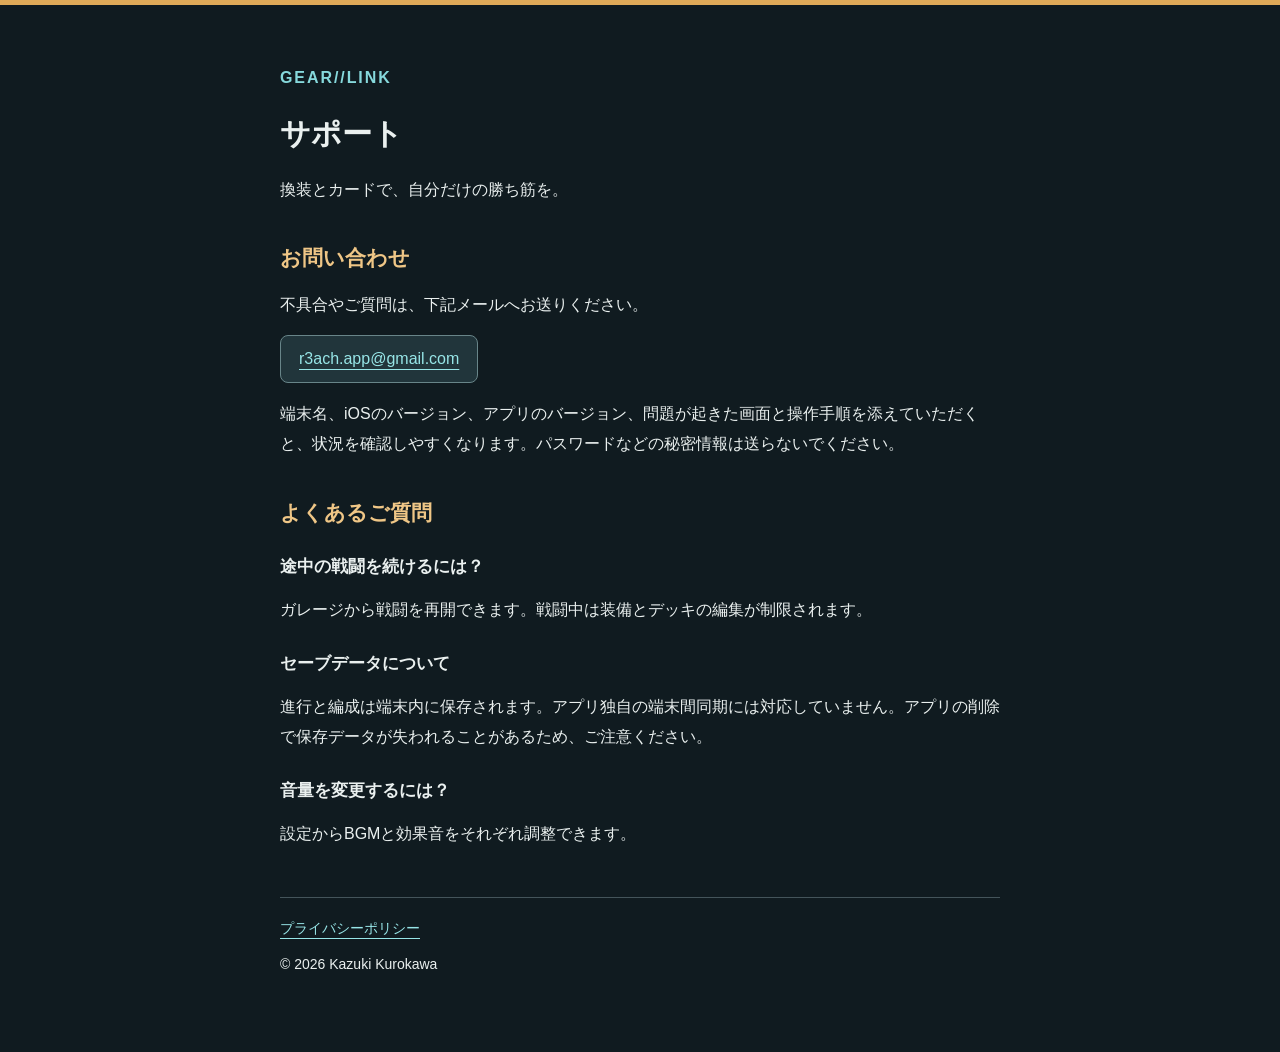
<file: index.html>
<!doctype html><html lang="ja"><meta charset="utf-8"><meta name="viewport" content="width=device-width,initial-scale=1"><title>GEAR//LINK サポート</title><link rel="stylesheet" href="style.css"><main><p class="brand">GEAR//LINK</p><h1>サポート</h1><p>換装とカードで、自分だけの勝ち筋を。</p><h2>お問い合わせ</h2><p>不具合やご質問は、下記メールへお送りください。</p><a class="contact" href="mailto:r3ach.app@gmail.com">r3ach.app@gmail.com</a><p>端末名、iOSのバージョン、アプリのバージョン、問題が起きた画面と操作手順を添えていただくと、状況を確認しやすくなります。パスワードなどの秘密情報は送らないでください。</p><h2>よくあるご質問</h2><h3>途中の戦闘を続けるには？</h3><p>ガレージから戦闘を再開できます。戦闘中は装備とデッキの編集が制限されます。</p><h3>セーブデータについて</h3><p>進行と編成は端末内に保存されます。アプリ独自の端末間同期には対応していません。アプリの削除で保存データが失われることがあるため、ご注意ください。</p><h3>音量を変更するには？</h3><p>設定からBGMと効果音をそれぞれ調整できます。</p><footer><a href="privacy.html">プライバシーポリシー</a><p>© 2026 Kazuki Kurokawa</p></footer></main></html>
</file>
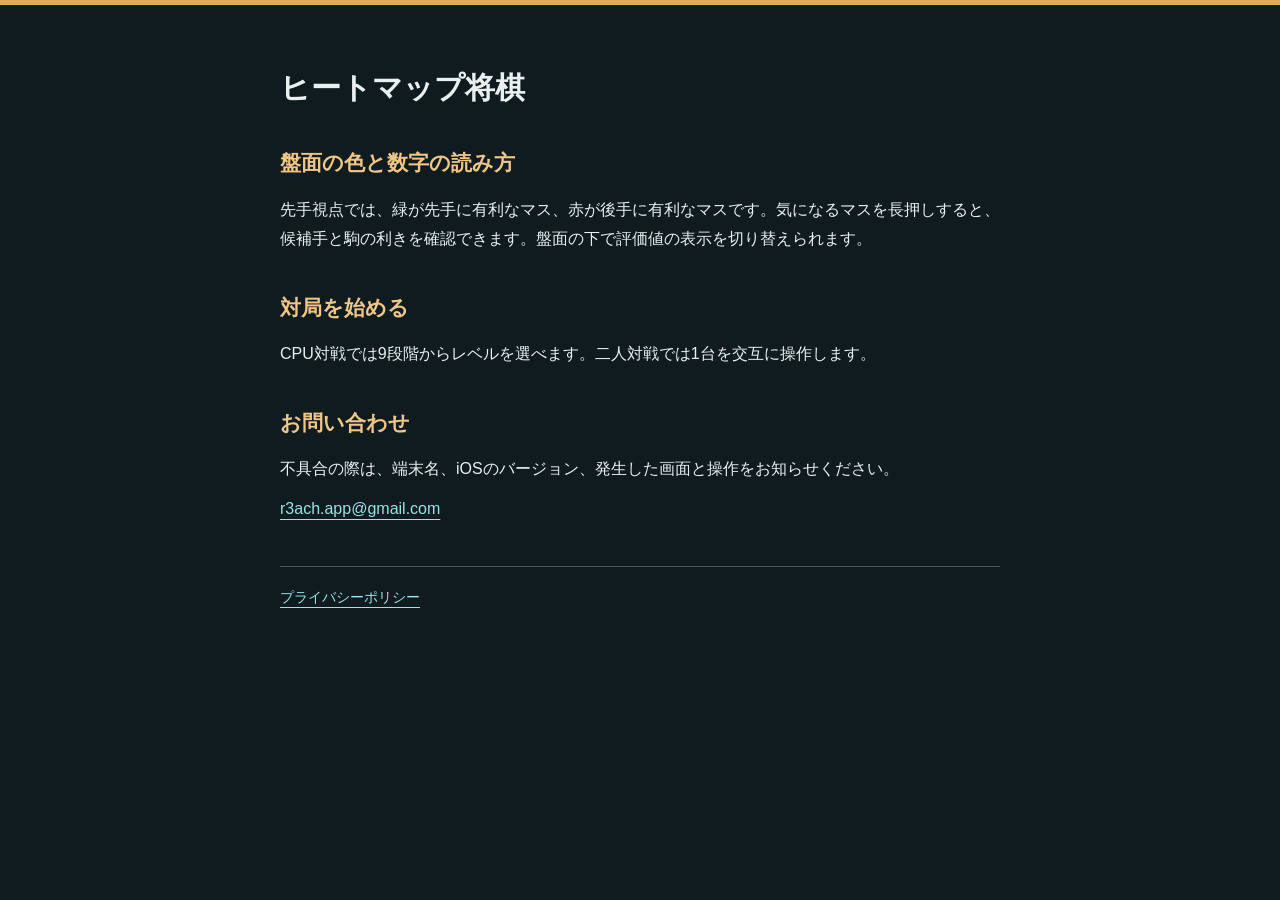
<file: heatmap-shogi/index.html>
<!doctype html><html lang="ja"><meta charset="utf-8"><meta name="viewport" content="width=device-width,initial-scale=1"><title>ヒートマップ将棋 サポート</title><link rel="stylesheet" href="../style.css"><main><h1>ヒートマップ将棋</h1><h2>盤面の色と数字の読み方</h2><p>先手視点では、緑が先手に有利なマス、赤が後手に有利なマスです。気になるマスを長押しすると、候補手と駒の利きを確認できます。盤面の下で評価値の表示を切り替えられます。</p><h2>対局を始める</h2><p>CPU対戦では9段階からレベルを選べます。二人対戦では1台を交互に操作します。</p><h2>お問い合わせ</h2><p>不具合の際は、端末名、iOSのバージョン、発生した画面と操作をお知らせください。</p><a href="mailto:r3ach.app@gmail.com">r3ach.app@gmail.com</a><footer><a href="privacy.html">プライバシーポリシー</a></footer></main></html>
</file>
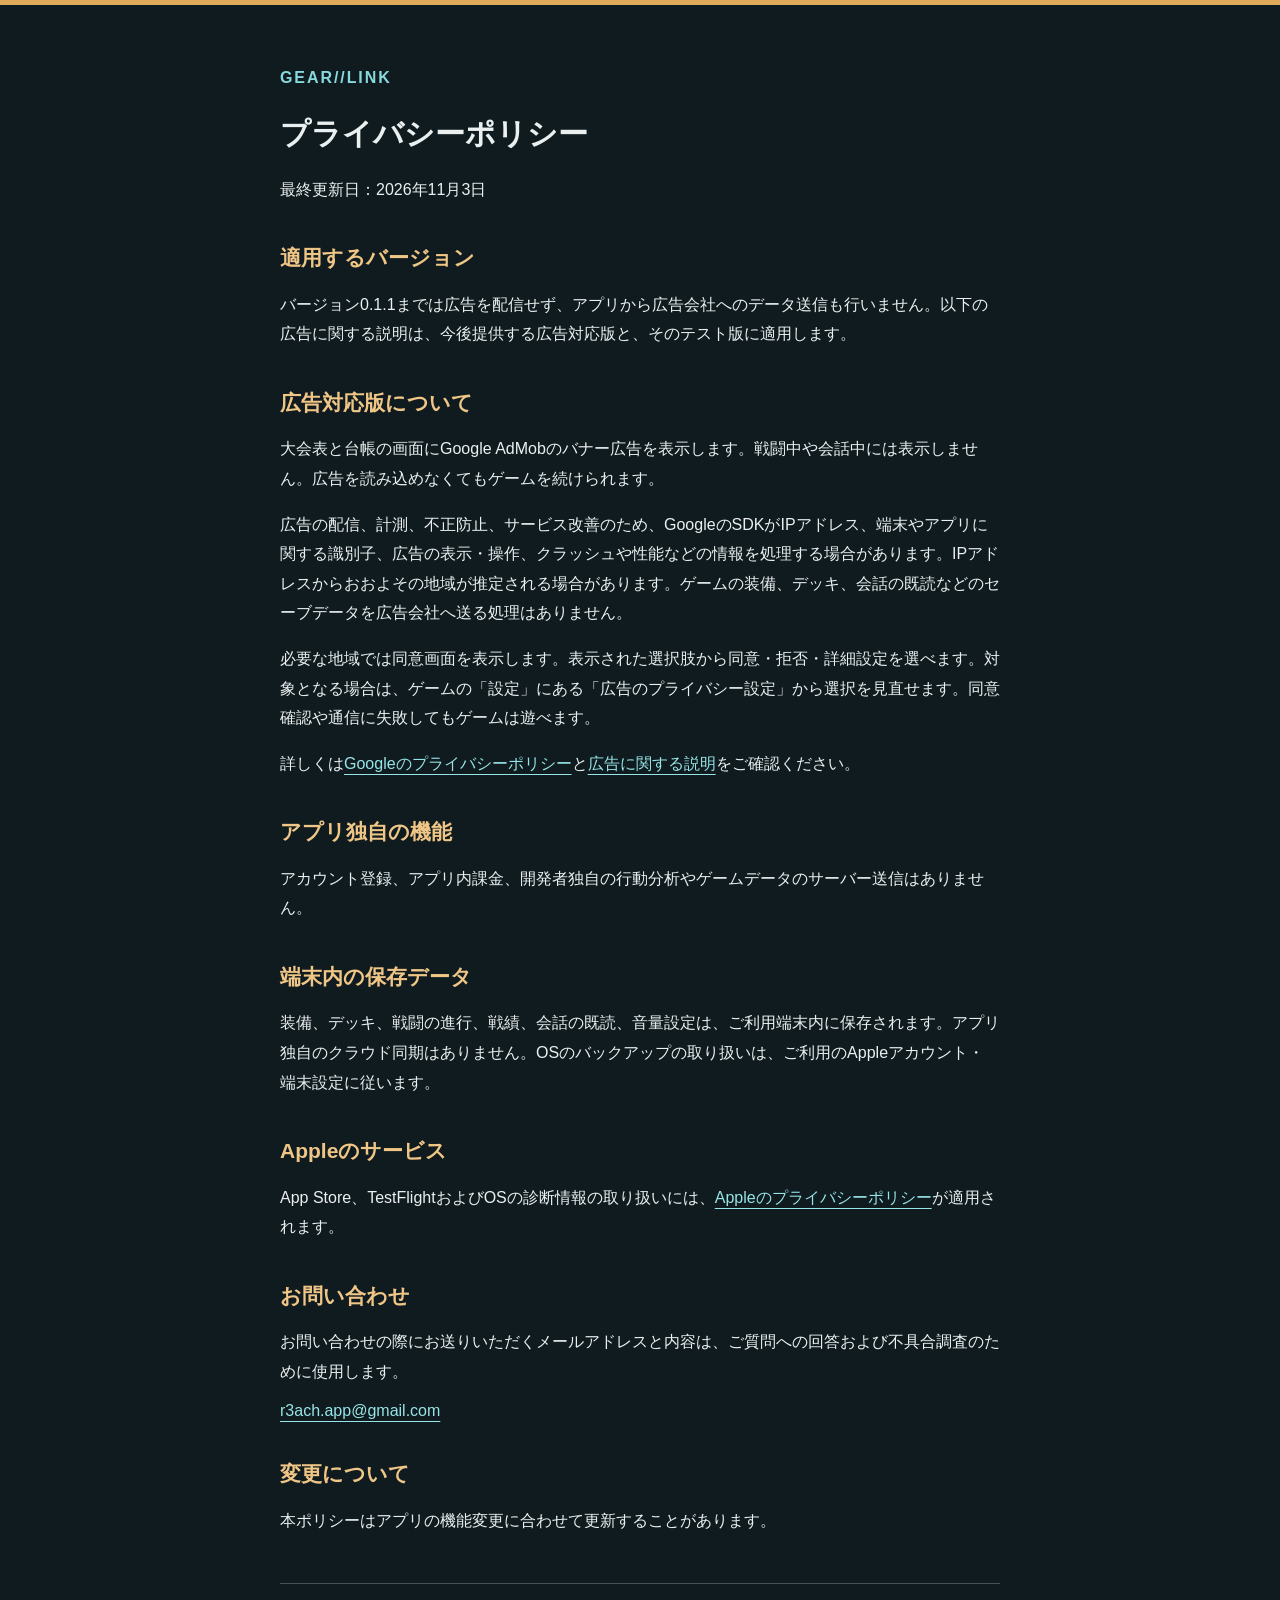
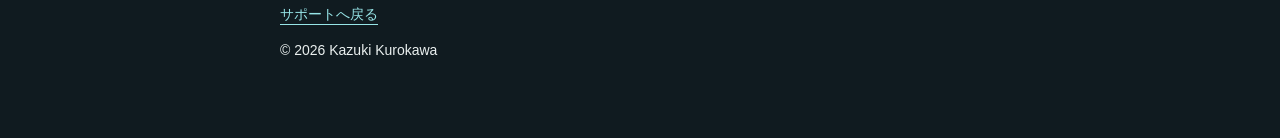
<file: privacy.html>
<!doctype html><html lang="ja"><meta charset="utf-8"><meta name="viewport" content="width=device-width,initial-scale=1"><title>GEAR//LINK プライバシーポリシー</title><link rel="stylesheet" href="style.css"><main><p class="brand">GEAR//LINK</p><h1>プライバシーポリシー</h1><p>最終更新日：2026年11月3日</p><h2>適用するバージョン</h2><p>バージョン0.1.1までは広告を配信せず、アプリから広告会社へのデータ送信も行いません。以下の広告に関する説明は、今後提供する広告対応版と、そのテスト版に適用します。</p><h2>広告対応版について</h2><p>大会表と台帳の画面にGoogle AdMobのバナー広告を表示します。戦闘中や会話中には表示しません。広告を読み込めなくてもゲームを続けられます。</p><p>広告の配信、計測、不正防止、サービス改善のため、GoogleのSDKがIPアドレス、端末やアプリに関する識別子、広告の表示・操作、クラッシュや性能などの情報を処理する場合があります。IPアドレスからおおよその地域が推定される場合があります。ゲームの装備、デッキ、会話の既読などのセーブデータを広告会社へ送る処理はありません。</p><p>必要な地域では同意画面を表示します。表示された選択肢から同意・拒否・詳細設定を選べます。対象となる場合は、ゲームの「設定」にある「広告のプライバシー設定」から選択を見直せます。同意確認や通信に失敗してもゲームは遊べます。</p><p>詳しくは<a href="https://policies.google.com/privacy?hl=ja">Googleのプライバシーポリシー</a>と<a href="https://policies.google.com/technologies/ads?hl=ja">広告に関する説明</a>をご確認ください。</p><h2>アプリ独自の機能</h2><p>アカウント登録、アプリ内課金、開発者独自の行動分析やゲームデータのサーバー送信はありません。</p><h2>端末内の保存データ</h2><p>装備、デッキ、戦闘の進行、戦績、会話の既読、音量設定は、ご利用端末内に保存されます。アプリ独自のクラウド同期はありません。OSのバックアップの取り扱いは、ご利用のAppleアカウント・端末設定に従います。</p><h2>Appleのサービス</h2><p>App Store、TestFlightおよびOSの診断情報の取り扱いには、<a href="https://www.apple.com/jp/legal/privacy/">Appleのプライバシーポリシー</a>が適用されます。</p><h2>お問い合わせ</h2><p>お問い合わせの際にお送りいただくメールアドレスと内容は、ご質問への回答および不具合調査のために使用します。</p><a href="mailto:r3ach.app@gmail.com">r3ach.app@gmail.com</a><h2>変更について</h2><p>本ポリシーはアプリの機能変更に合わせて更新することがあります。</p><footer><a href="index.html">サポートへ戻る</a><p>© 2026 Kazuki Kurokawa</p></footer></main></html>
</file>
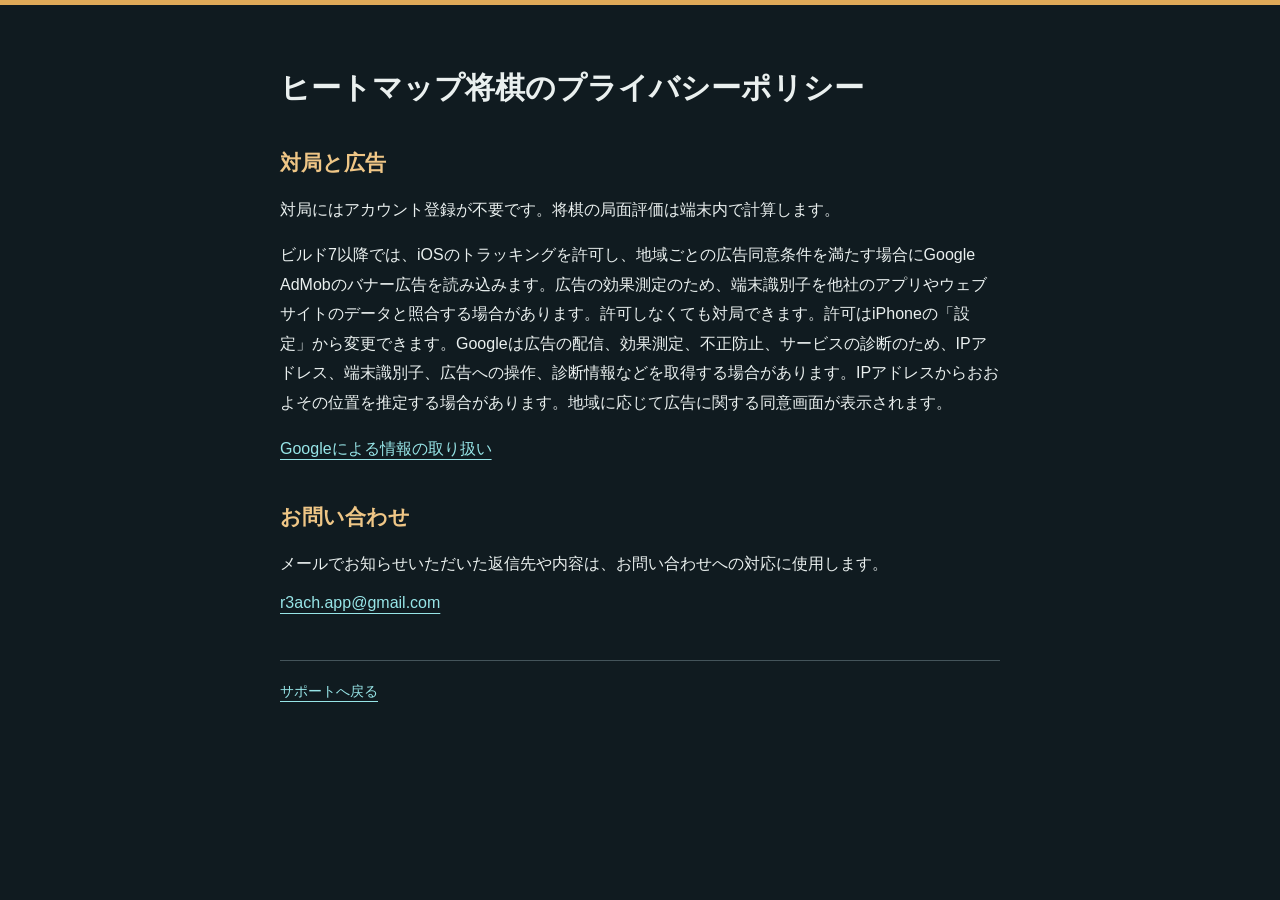
<file: heatmap-shogi/privacy.html>
<!doctype html><html lang="ja"><meta charset="utf-8"><meta name="viewport" content="width=device-width,initial-scale=1"><title>ヒートマップ将棋 プライバシーポリシー</title><link rel="stylesheet" href="../style.css"><main><h1>ヒートマップ将棋のプライバシーポリシー</h1><h2>対局と広告</h2><p>対局にはアカウント登録が不要です。将棋の局面評価は端末内で計算します。</p><p>ビルド7以降では、iOSのトラッキングを許可し、地域ごとの広告同意条件を満たす場合にGoogle AdMobのバナー広告を読み込みます。広告の効果測定のため、端末識別子を他社のアプリやウェブサイトのデータと照合する場合があります。許可しなくても対局できます。許可はiPhoneの「設定」から変更できます。Googleは広告の配信、効果測定、不正防止、サービスの診断のため、IPアドレス、端末識別子、広告への操作、診断情報などを取得する場合があります。IPアドレスからおおよその位置を推定する場合があります。地域に応じて広告に関する同意画面が表示されます。</p><p><a href="https://policies.google.com/technologies/partner-sites?hl=ja">Googleによる情報の取り扱い</a></p><h2>お問い合わせ</h2><p>メールでお知らせいただいた返信先や内容は、お問い合わせへの対応に使用します。</p><a href="mailto:r3ach.app@gmail.com">r3ach.app@gmail.com</a><footer><a href="./">サポートへ戻る</a></footer></main></html>
</file>
<file: style.css>
:root{color-scheme:dark;font-family:-apple-system,BlinkMacSystemFont,"Segoe UI","Meiryo",sans-serif;background:#101b20;color:#eaf0ef}body{margin:0;border-top:5px solid #dfaa59}main{max-width:720px;margin:auto;padding:42px 24px 60px}h1{font-size:30px;line-height:1.4}h2{font-size:21px;margin-top:40px;color:#efc686}h3{font-size:17px;margin-top:28px}p{line-height:1.85}.brand{font-weight:800;letter-spacing:.12em;color:#86d9dc}a{color:#97e5e7;overflow-wrap:anywhere;text-underline-offset:5px}.contact{display:inline-block;padding:14px 18px;background:#21353b;border:1px solid #688589;border-radius:8px}footer{margin-top:48px;padding-top:22px;border-top:1px solid #44545a;font-size:14px}
</file>
